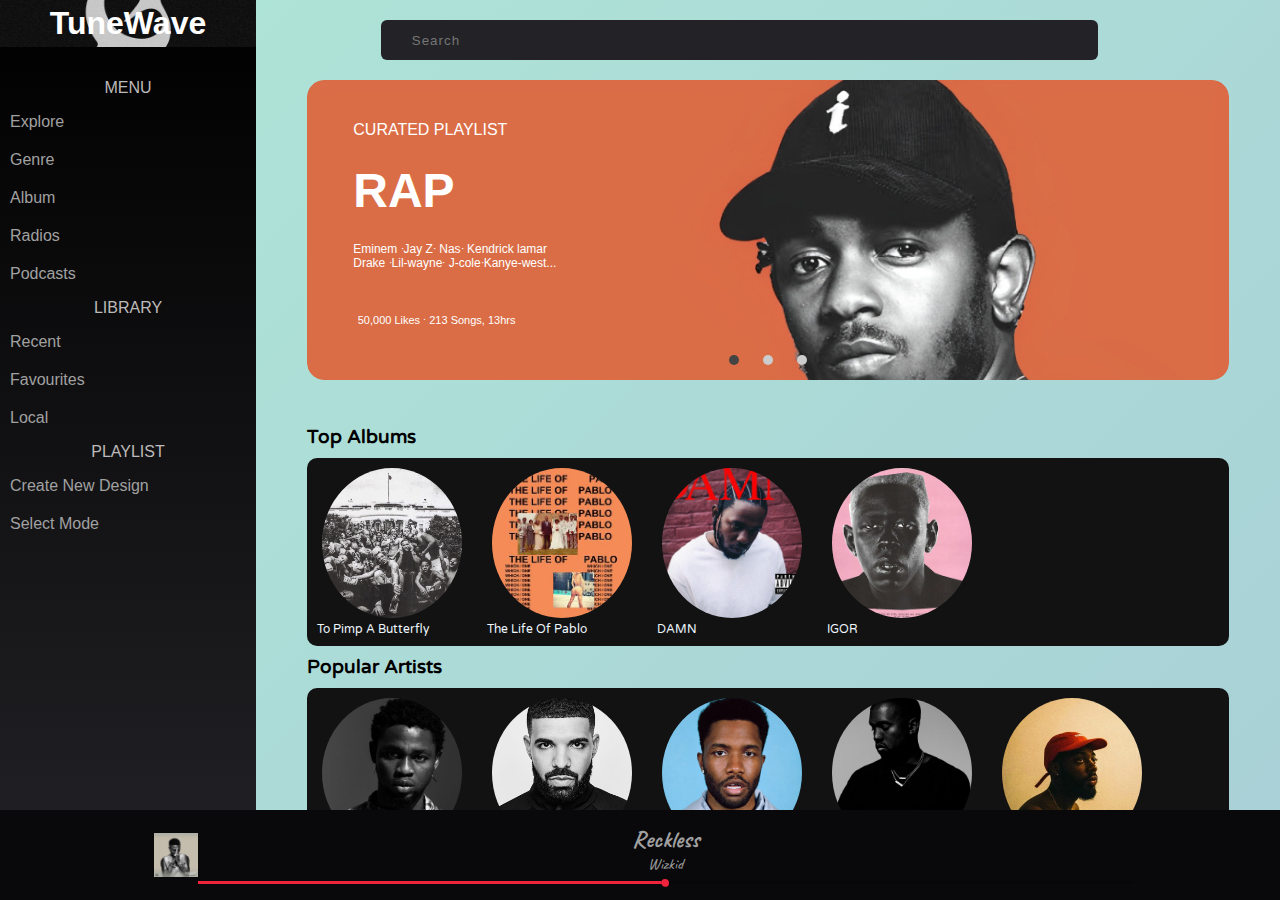
<file: index.html>
<!DOCTYPE html>
<html lang="en">

<head>
	<meta charset="UTF-8">
	<meta name="viewport" content="width=device-width, initial-scale=1.0">
	<title>TuneWave</title>
	<link rel="stylesheet" href="asset\css\index.css">
	<link rel="stylesheet" href="asset\css\index-mod.css">
	<link rel="apple-touch-icon" sizes="180x180" href="asset\images\favicon_io\apple-touch-icon.png">
	<link rel="icon" type="image/png" sizes="32x32" href="asset\images\favicon_io\favicon-32x32.png">
	<link rel="icon" type="image/png" sizes="16x16" href="asset\images\favicon_io\favicon-16x16.png">
	<link rel="manifest" href="asset\images\favicon_io\site.webmanifest">
</head>

<body>
	<div class="main">

		<div id="dashboard">

			<div class="sidebar">
				<div class="logo" style="margin-bottom: 10%;">
					<h1 class="TuneWave">
						TuneWave
					</h1>
				</div>
				<div style="margin: auto 0;">
					<div class=" section section1">
						<p class="headers">MENU</p>
						<ul>
							<li class="hover">
								<span class="icon"><a href="#">Explore</a></span>
							</li>
							<li class="hover">
								<span class=""> <a href="#">Genre</a></span>
							</li>
							<li class="svg">
								<span class=""><a href="#">Album</a></span>
							</li>
							<li class="hover">
								<span><a href="#">Radios</a></span>
							</li>
							<li class="hover">
								<span><a href="#">Podcasts</a></span>
							</li>
						</ul>
					</div>
					<div class=" section section2">
						<p class="headers">LIBRARY</p>
						<ul>
							<li class="hover">
								<span><a href="#">Recent</a></span>
							</li>
							<li class="hover">
								<span><a href="#">Favourites</a></span>
							</li>
							<li class="hover">
								<span><a href="#">Local</a></span>
							</li>
						</ul>
					</div>
					<div class=" section section3">
						<p class="headers">PLAYLIST</p>

						<ul>
							<li class="hover">
								<span><a href="#">Create New Design</a></span>
							</li>
							<li class="svg">
								<span><a href="darkmode.html" target="_blank">Select Mode</a></span>
							</li>
						</ul>
					</div>
				</div>
			</div>
		</div>

		<div id="main">
			<div class="logo">
				<h1 class="TuneWave">
					<a href="#">TuneWave</a>
				</h1>
			</div>
			<nav>
				<div class="navbar">
					<div class="container nav-container">
						<input class="checkbox" type="checkbox" name="" id="" />
						<div class="hamburger-lines">
							<span class="line line1"></span>
							<span class="line line2"></span>
							<span class="line line3"></span>
						</div>
						<input class=" search-bar" placeholder="Search" type="text" name="" id="">
						<span class=" account-outline-icon"></span>
						<div class="menu-items">
							<li><a href="#">Home</a></li>
							<li><a href="#">about</a></li>
							<li><a href="#">contact</a></li>
						</div>
					</div>
				</div>
			</nav>

			<div class="main-content">

				<div class="jumbotron">
					<div id="slider">
						<input type="radio" name="slider" id="slide1" checked>
						<input type="radio" name="slider" id="slide2">
						<input type="radio" name="slider" id="slide3">
						<input type="radio" name="slider" id="slide4">
						<div id="slides">
							<div id="overflow">
								<div class="inner">
									<div class="slide slide_1"
										style="background-image: url('asset/images/banner-1.jpg');">
										<div class="slide-content">
											<p>CURATED PLAYLIST</p>
											<h3 style="font-size: xxx-large;">RAP</h3>
											<p class="slide-artists ">Eminem ꞏJay Zꞏ Nasꞏ Kendrick lamar Drake
												ꞏLil-wayneꞏ J-coleꞏKanye-west...
											</p>
											<p class="fav slide-info">
												<span class="favourite-box-icon"></span>
												<span>
													50,000 Likes ꞏ 213 Songs, 13hrs
												</span>
											</p>
										</div>
									</div>
									<div class="slide slide_2"
										style="background-image: url('asset/images/banner-2.jpeg');">
										<div class="slide-content">
											<p>CURATED PLAYLIST</p>
											<h3 style="font-size: xxx-large;">POP</h3>
											<p class="slide-artists ">Eminem ꞏJay Zꞏ Nasꞏ Kendrick lamar Drake
												ꞏLil-wayneꞏ J-coleꞏKanye-west...
											</p>
											<p class="fav slide-info">
												<span class="favourite-box-icon"></span>
												<span>
													50,000 Likes ꞏ 213 Songs, 13hrs
												</span>
											</p>
										</div>
									</div>
									<div class="slide slide_3"
										style="background-image: url('asset/images/banner-3.jpg');">
										<div class="slide-content">
											<p>CURATED PLAYLIST</p>
											<h3 style="font-size: xxx-large;">REGGAE</h3>
											<p class="slide-artists ">Eminem ꞏJay Zꞏ Nasꞏ Kendrick lamar Drake
												ꞏLil-wayneꞏ J-coleꞏKanye-west...
											</p>
											<p class="fav slide-info">
												<span class="favourite-box-icon"></span>
												<span>
													50,000 Likes ꞏ 213 Songs, 13hrs
												</span>
											</p>
										</div>
									</div>

								</div>
							</div>
						</div>
						<div id="controls">
							<label for="slide1"></label>
							<label for="slide2"></label>
							<label for="slide3"></label>
						</div>
						<div id="bullets">
							<label for="slide1"></label>
							<label for="slide2"></label>
							<label for="slide3"></label>
						</div>
					</div>
				</div>


				<h3>
					Top Albums
				</h3>
				<div class="Top-albums">
					<div class="album-content">
						<div class="cover">
							<img src="asset\images\Kendrick Lamar - To Pimp A Butterfly (2015).jpeg" alt="">
							<div class="cover-text">
								To Pimp A Butterfly
							</div>
						</div>
						<div class="cover">
							<img src="asset\images\The Life of Pablo by Kanye West.jpeg" alt="">
							<div class="cover-text">
								The Life Of Pablo
							</div>
						</div>
						<div class="cover">
							<img src="asset\images\Kendrick Lamar - DAMN_ (2017).jpeg" alt="">
							<div class="cover-text">
								DAMN
							</div>
						</div>
						<div class="cover">
							<img src="asset\images\8-Tyler-the-Creator.webp" alt="">
							<div class="cover-text">
								IGOR
							</div>
						</div>
					</div>
					<div class="album-add">
						<span class="plus-outline-icon"></span>
					</div>
				</div>

				<h3>
					Popular Artists
				</h3>

				<div class="popular">
					<div class="cover">
						<img src="asset\images\2e6672ff-db5f-4031-8ee5-469f7fb6d94d.jpeg" alt="">
						<p class="cover-text">
							Omah Lay
						</p>
					</div>
					<div class="cover">
						<img src="asset\images\Drake.jpeg" alt="">

						<p class="cover-text">
							Drake
						</p>
					</div>
					<div class="cover">
						<img src="asset\images\Frank Ocean Unveils Homer, His New American Luxury Brand.jpeg" alt="">
						<p class="cover-text">
							Frank-Ocean
						</p>
					</div>
					<div class="cover">
						<img src="asset\images\Kanye West_ Free Form.jpeg" alt="">
						<p class="cover-text">
							kanye West
						</p>
					</div>

					<div class="cover">
						<img src="asset\images\Sonder Son by Brent Faiyaz.jpeg" alt="">
						<p class="cover-text">
							Brent
						</p>
					</div>
				</div>

				<h3>
					Recently Added
				</h3>
				<div class="recently">
					<div class="cover">
						<img src="asset\images\Selena Gomez.jpeg" alt="">
						<p class="cover-text">
							Calm-Down
						</p>
					</div>
					<div class="cover">
						<img src="asset\images\Churchill Downs (feat_ Drake).jpeg" alt="">
						<p class="cover-text">
							Churchills
						</p>
					</div>
					<div class="cover">
						<img src="asset\images\Drake & SZA Deliver a Showstopper with “Slime You Out” — Listen.jpeg"
							alt="">
						<p class="cover-text">
							F.A.T.D
						</p>
					</div>
					<div class="cover">
						<img src="asset\images\Omah Lay – Bend You.jpeg" alt="">
						<p class="cover-text">
							Boy-Alone
						</p>
					</div>
					<div class="cover">
						<img src="asset\images\flat_800x800_075_t.u1-5850.jpg" alt="">
						<p class="cover-text">
							I.Y.R.T.I.T.L
						</p>
					</div>








				</div>


			</div>

		</div>
	</div>

	<div class="player">
		<div class="container">

			<div class="fav">
				<a href="madeinlagos.html" target="_blank">
					<span class="up-head-arrow"></span>
				</a>
			</div>
			<div class="fav">
				<span class="heart-outline-icon"></span>
			</div>
			<div class="mil">
				<img src="asset\images\MIL-Deluxe-art-768x768.jpeg" alt="">
				<div class="now" style="font-size: x-small;">
					<a href="madeinlagos.html">
						<p style="font-size: x-large;font-weight: 900;">Reckless</p>
						<p style="font-size: medium;">Wizkid</p>

					</a>
					<div class="flex-player">

						<input type="range" name="song">
					</div>
				</div>

			</div>
			<div class="fav">
				<span class="play-outline-icon"></span>
			</div>
			<div class="fav" style="padding-right:  2.5% !important;">
				<span class="volume-up-outline-icon"></span>
				<!-- <input type="range" class="win10-thumb" /> -->
			</div>
		</div>
	</div>

</body>

</html>
</file>
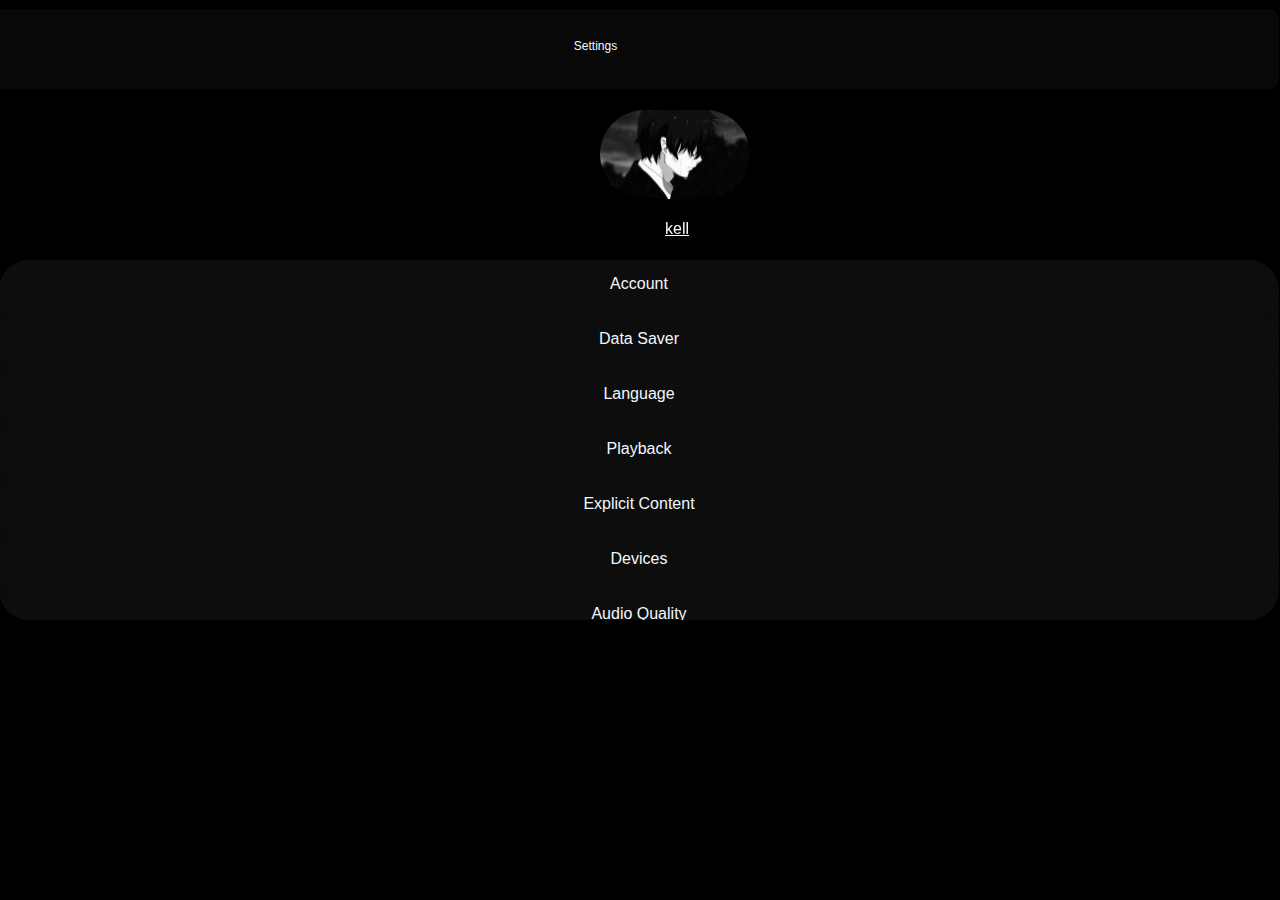
<file: setting.html>
<!DOCTYPE html>
<html lang="en">
<link rel="stylesheet" href="asset\css\settings.css">

<head>
	<meta charset="UTF-8">
	<meta name="viewport" content="width=device-width, initial-scale=1.0">
	<title>Settings</title>
</head>

<body>
	<div class="setting">
		Settings
	</div>

	<div class="cover">
		<img src="asset\images\WallpaperDog-10802556 (1).jpg" alt="">
	</div>
	<div class="kell">
		<a href="#">kell</a>
	</div>
	<div class="box">
		<div class="account">
			Account
		</div>
		<div class="data">
			Data Saver
		</div>
		<div class="languages">
			Language
		</div>
		<div class="playback">
			Playback
		</div>
		<div class="explicit-content">
			Explicit Content
		</div>
		<div class="devices">
			Devices
		</div>
		<div class="audio">
			Audio Quality
		</div>
		<div class="video">
			Video Quality
		</div>
		<div class="storage">
			Storage
		</div>
		<div class="Notifications">
			Notifications
		</div>
		<div class="privacy">
			Privacy & Socials
		</div>
		<div class="logout">
			Log out
		</div>
	
	</div>

	
</body>

</html>
</file>
